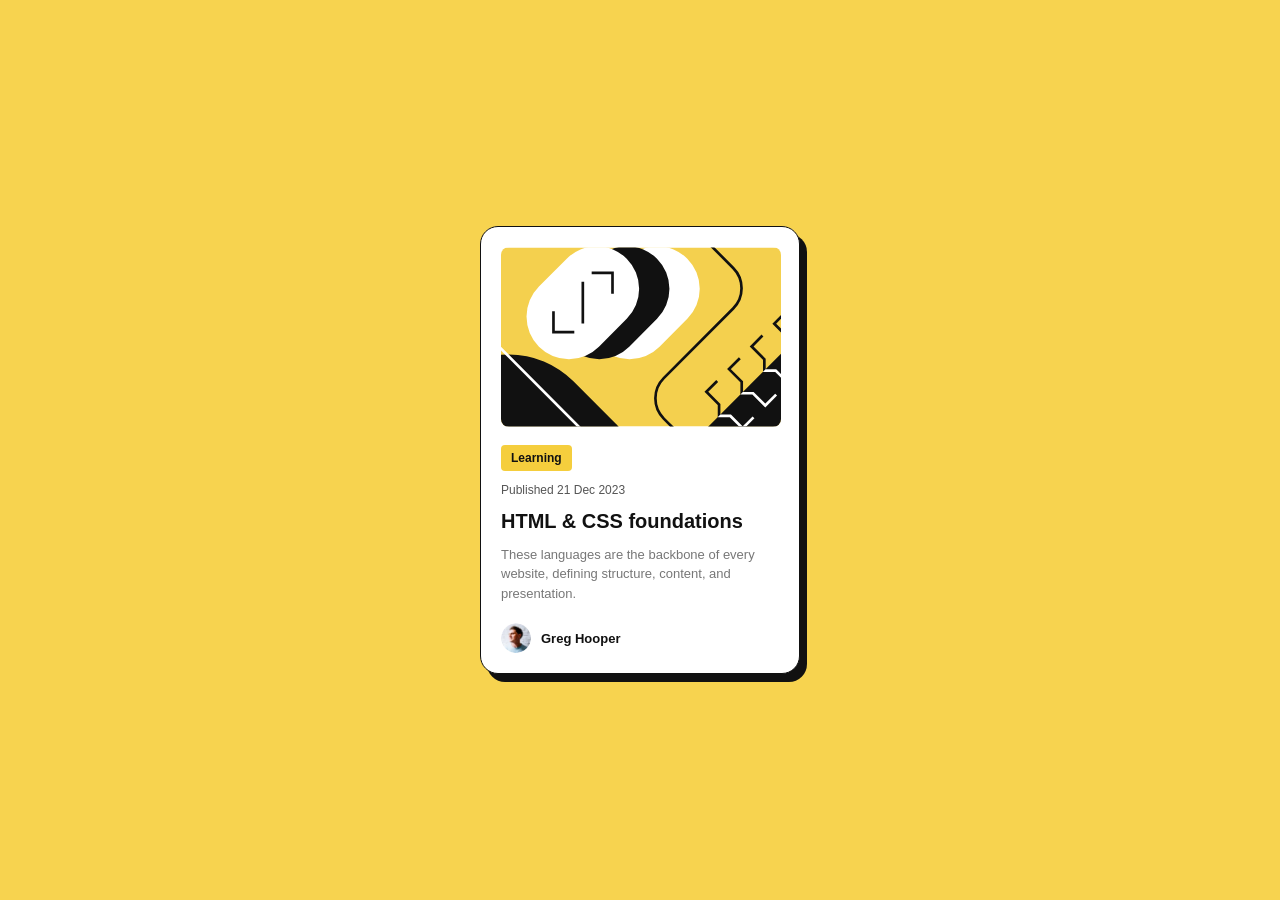
<file: index.html>
<!DOCTYPE html>
<html lang="en">

<head>
    <meta charset="UTF-8">
    <meta name="viewport" content="width=device-width, initial-scale=1.0">
    <title>Document</title>

    <link rel="stylesheet" href="style.css">

</head>

<body>
    <div class="background">
        <div class="card">
            <img
                src="illustration-article.svg"
                alt="Article"
                class="card-image">
            
            <div class="learning">
                Learning
            </div>
            <p class="date">
                Published 21 Dec 2023
            </p>
            <h1 class="title">
                HTML & CSS foundations
            </h1>
            <p class="description">
                These languages are the backbone of every website,
                defining structure, content, and presentation.
            </p>
            <div class="image">
                <img
                    src="character.webp"
                    alt="Greg Hooper">
                
                <span class="image-name">
                    Greg Hooper
                </span>
            </div>
        </div>
    </div>

</body>

</html>
</file>
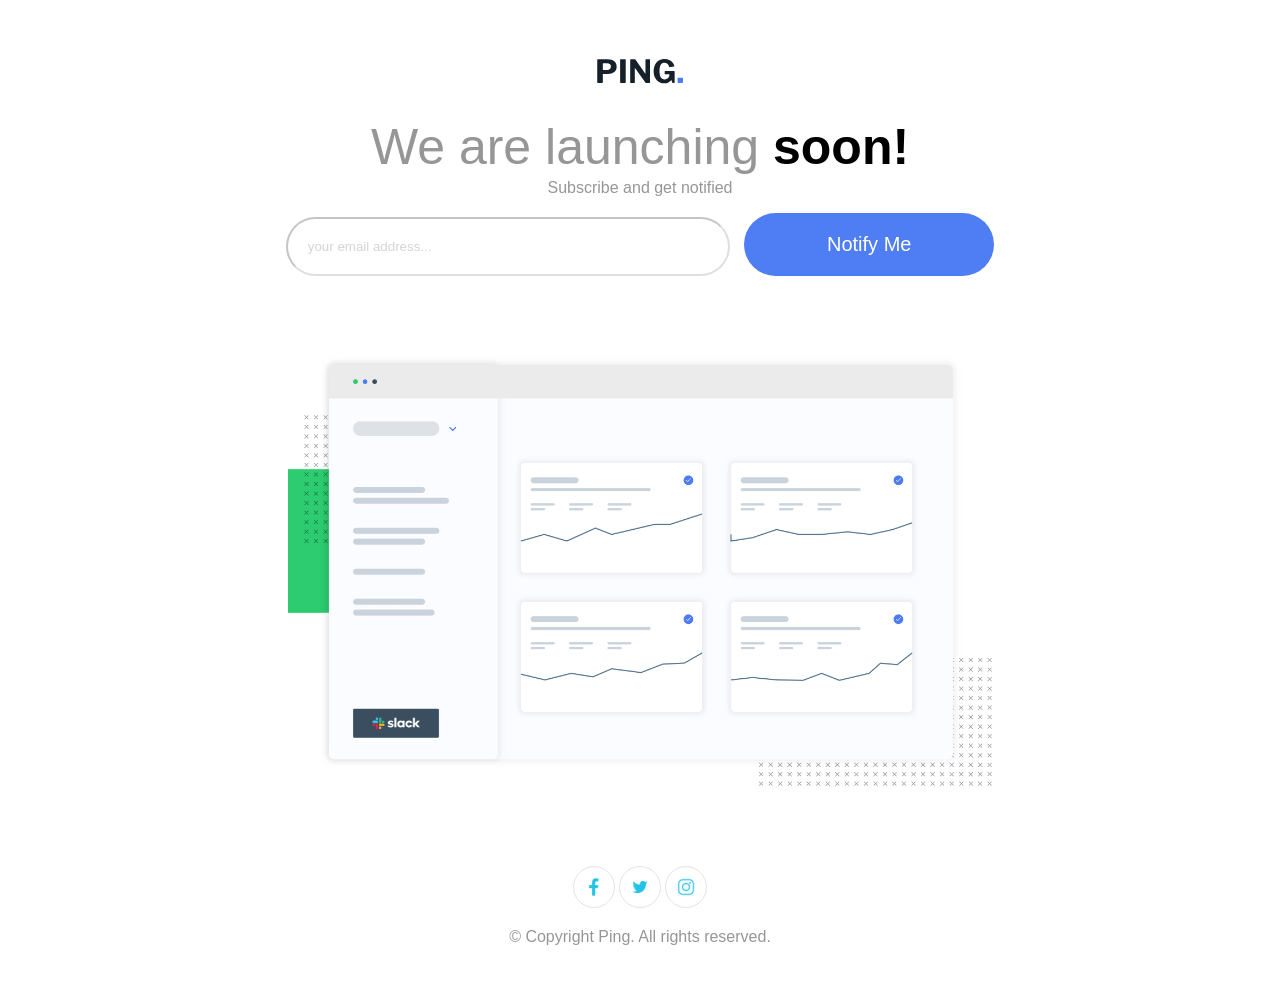
<file: first project/index.html>
<!DOCTYPE html>
<html lang="en">
<head>
    <meta charset="UTF-8">
    <meta name="viewport" content="width=device-width, initial-scale=1.0">
    <title>Document</title>
    <link rel="stylesheet" href="style.css">
    
</head>
<body>
  

<img id="logo" src="logo.svg"> 

<h1 > We are launching <span>soon!</span></h1>
<p id="para1"> Subscribe and get notified</p>
<div class="inputbuttons">
  <input  type="email" placeholder="your email address..."/>
  <button >Notify Me</button>
</div>

<img id="mainimage" src="illustration.png" >

<div class="icons">
  <img    src="facebook.png" >
<img     src="twitter.jpg" >
<img     src="instagram.png" >
</div>


<p style="text-align: center;">&copy; Copyright Ping. All rights reserved.</p>
</p>


</body>
</html>
</file>
<file: style.css>
* {
            box-sizing: border-box;
        }

        body {
            margin: 0;
            padding: 0;
            background: #f7d34f;
            font-family: Arial, Helvetica, sans-serif;
        }

        
        .background {
            width: 1200px;
            height: 800px;
            margin: 50px auto;
            background-color: #f7d34f;
            display: flex;
            justify-content: center;
            align-items: center;
        }

        
        .card {
            width: 320px;
            background-color: white;
            border: 1px solid #111;
            border-radius: 18px;
            padding: 20px;
            box-shadow: 7px 8px 0px #111;
        }

        
        .card-image {
            width: 280px;
            height: 180px;
            display: block;
            object-fit: cover;
            border-radius: 8px;
            margin-bottom: 18px;
        }

        
        .learning {
            display: inline-block;
            background-color: #f5ce3d;
            color: #111;
            padding: 6px 10px;
            border-radius: 4px;
            font-size: 12px;
            font-weight: bold;
            margin-bottom: 12px;
        }

        .date {
            margin: 0 0 12px 0;
            font-size: 12px;
            color: #555;
        }


        .title {
            margin: 0 0 12px 0;
            font-size: 20px;
            line-height: 1.2;
            color: #111;
        }


        
        .description {
            margin: 0 0 20px 0;
            font-size: 13px;
            line-height: 1.5;
            color: #777;
        }


        .image {
            display: flex;
            align-items: center;
            gap: 10px;
        }


        .image img {
            width: 30px;
            height: 30px;
            border-radius: 50%;
            object-fit: cover;
        }


        .image-name {
            font-size: 13px;
            font-weight: bold;
            color: #111;
        }
</file>
<file: first project/style.css>
body{
    font-family: "libre franklim", sans-serif;
    justify-content: center;
    display: flex;
    flex-direction: column;
    align-items: center;
}

#logo {
    margin-top: 50px;
}
h1 {
    font-size: 50px;
    font-weight:  lighter;
    color: hsl(0, 0%, 59% );
}

span {
    font-weight: bold;
    color: black;
}

#para1 {
    margin-top: -30px;
}
.inputbottons{
    margin-top: 30px;
    width: 500px;
   
}
input {
    padding: 20px;
    border-color:  hsl(0, 0%, 59% );
    border-radius: 50px;
    width: 400px;
    opacity: 0.3;
    margin-right: 10px;
}
button{
    padding: 20px;
    border-radius:50px ;
    width: 250px;
    border: none;
    background-color: hsl(223, 87%, 63%);
    color: white;
    font-size: 20px;
    font-family: "libre franklin", sans-serif;
}
#mainimage{
    height: 430px;
    margin-top: 80px;
    margin-bottom: 80px;
}
.icons img{
    height: 20px;
    width: 20px;
    padding: 10px;
    color: blue;
    border: 1px solid hsl(0, 13%, 90%);
    border-radius: 60px;
}

p{
    color: hsl(0, 0%, 59%);
}
</file>
